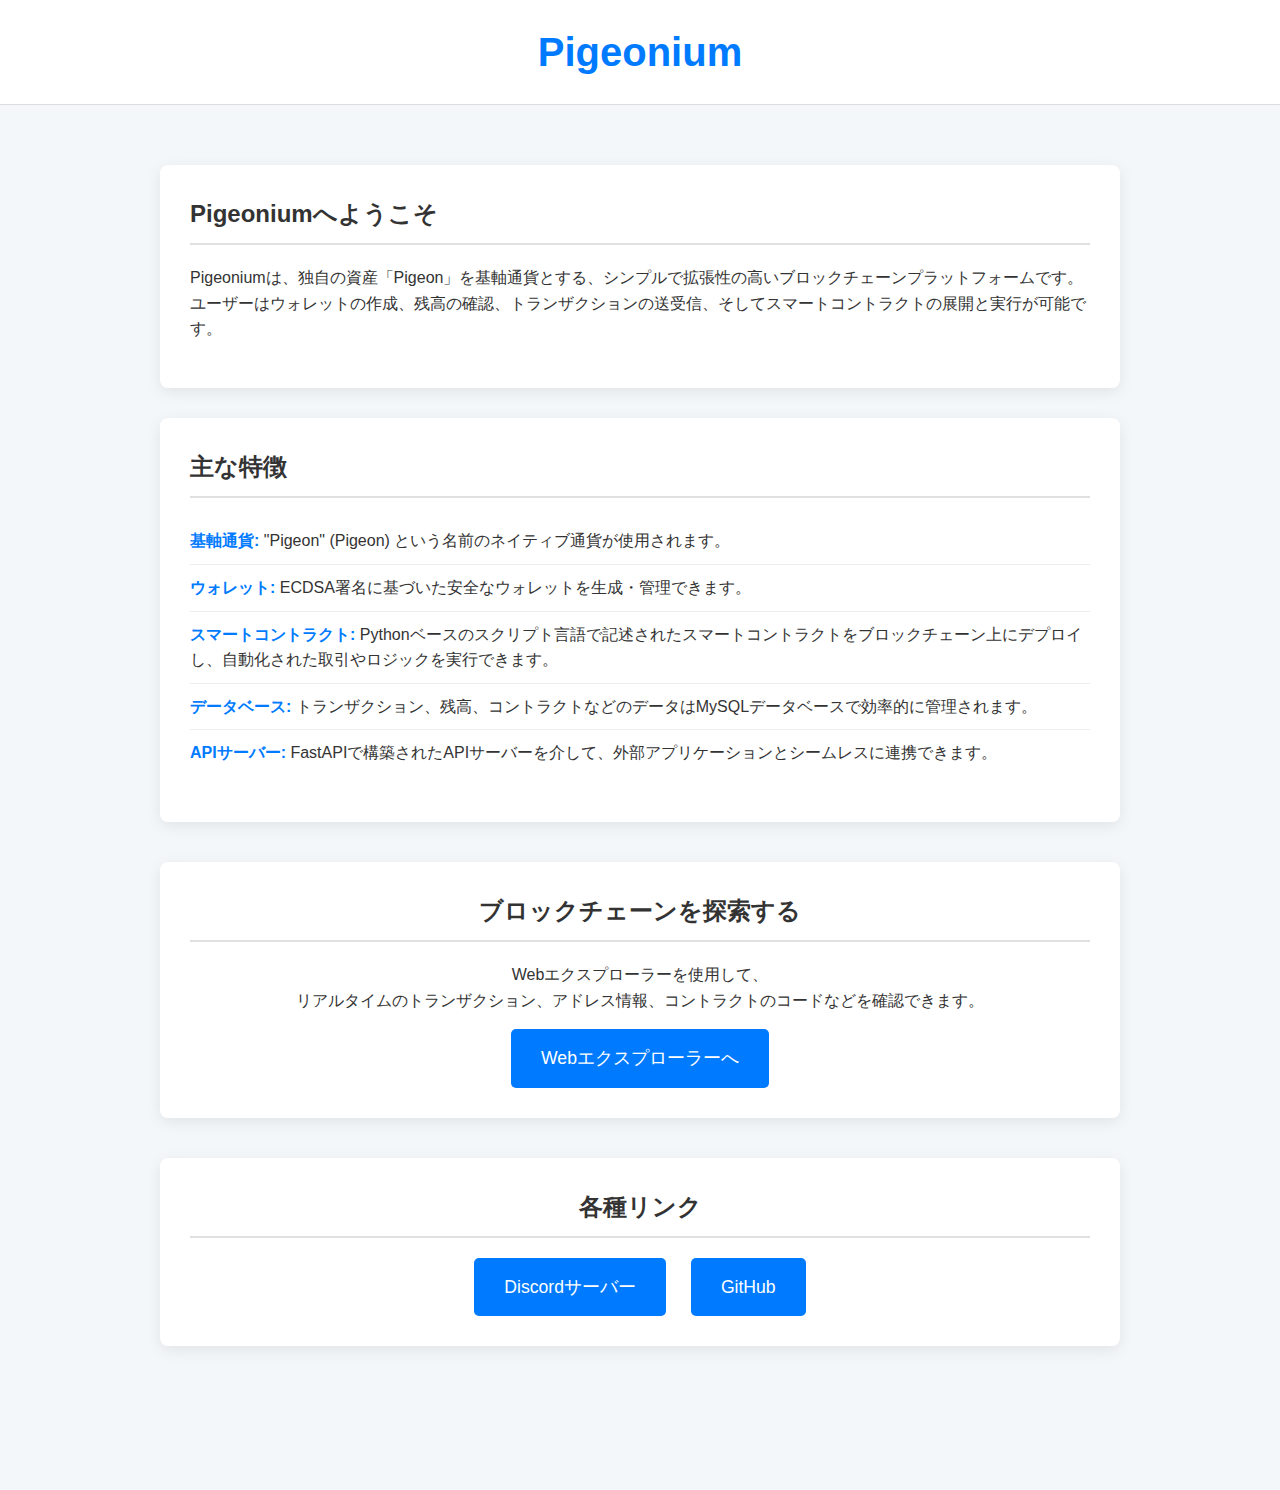
<file: web_explorer/index.html>
<!DOCTYPE html>
<html lang="ja">
<head>
    <meta charset="UTF-8">
    <meta name="viewport" content="width=device-width, initial-scale=1.0">
    <title>Pigeonium Project</title>
    <style>
        body {
            font-family: -apple-system, BlinkMacSystemFont, "Segoe UI", Roboto, "Helvetica Neue", Arial, sans-serif;
            line-height: 1.6;
            margin: 0;
            padding: 0;
            background-color: #f4f7f9;
            color: #333;
        }
        .header {
            background-color: #fff;
            padding: 20px 40px;
            text-align: center;
            border-bottom: 1px solid #ddd;
        }
        .header h1 {
            margin: 0;
            font-size: 2.5em;
            color: #007bff;
        }
        .container {
            max-width: 960px;
            margin: 40px auto;
            padding: 20px;
        }
        .card {
            background-color: #fff;
            border-radius: 8px;
            box-shadow: 0 4px 15px rgba(0,0,0,0.08);
            padding: 30px;
            margin-bottom: 30px;
        }
        h2 {
            border-bottom: 2px solid #e0e0e0;
            padding-bottom: 10px;
            margin-top: 0;
            color: #333;
        }
        .feature-list {
            list-style: none;
            padding: 0;
        }
        .feature-list li {
            padding: 10px 0;
            border-bottom: 1px solid #eee;
        }
        .feature-list li:last-child {
            border-bottom: none;
        }
        .feature-list strong {
            color: #007bff;
        }
        .button-container {
            text-align: center;
            margin-top: 40px;
        }
        .button {
            display: inline-block;
            padding: 15px 30px;
            font-size: 1.1em;
            color: #fff;
            background-color: #007bff;
            border: none;
            border-radius: 5px;
            text-decoration: none;
            transition: background-color 0.3s;
        }
        .button:hover {
            background-color: #0056b3;
        }
        .footer {
            text-align: center;
            padding: 20px;
            font-size: 0.9em;
            color: #666;
        }
    </style>
</head>
<body>
    <header class="header">
        <h1>Pigeonium</h1>
    </header>

    <div class="container">
        <div class="card">
            <h2>Pigeoniumへようこそ</h2>
            <p>
                Pigeoniumは、独自の資産「Pigeon」を基軸通貨とする、シンプルで拡張性の高いブロックチェーンプラットフォームです。<br>
                ユーザーはウォレットの作成、残高の確認、トランザクションの送受信、そしてスマートコントラクトの展開と実行が可能です。
            </p>
        </div>

        <div class="card">
            <h2>主な特徴</h2>
            <ul class="feature-list">
                <li><strong>基軸通貨:</strong> "Pigeon" (Pigeon) という名前のネイティブ通貨が使用されます。</li>
                <li><strong>ウォレット:</strong> ECDSA署名に基づいた安全なウォレットを生成・管理できます。</li>
                <li><strong>スマートコントラクト:</strong> Pythonベースのスクリプト言語で記述されたスマートコントラクトをブロックチェーン上にデプロイし、自動化された取引やロジックを実行できます。</li>
                <li><strong>データベース:</strong> トランザクション、残高、コントラクトなどのデータはMySQLデータベースで効率的に管理されます。</li>
                <li><strong>APIサーバー:</strong> FastAPIで構築されたAPIサーバーを介して、外部アプリケーションとシームレスに連携できます。</li>
            </ul>
        </div>
        
        <div class="card button-container">
            <h2>ブロックチェーンを探索する</h2>
            <p>Webエクスプローラーを使用して、<br>リアルタイムのトランザクション、アドレス情報、コントラクトのコードなどを確認できます。</p>
            <a href="explorer.html" class="button">Webエクスプローラーへ</a>
        </div>
        <div class="card button-container">
            <h2>各種リンク</h2>
            <a href="https://discord.gg/tBtMQYEYTb" target="_blank" class="button">Discordサーバー</a> &emsp;
            <a href="https://github.com/pigeonium/" target="_blank" class="button">GitHub</a>
        </div>
    </div>

    <footer class="footer">
        <p></p>
    </footer>

</body>
</html>
</file>
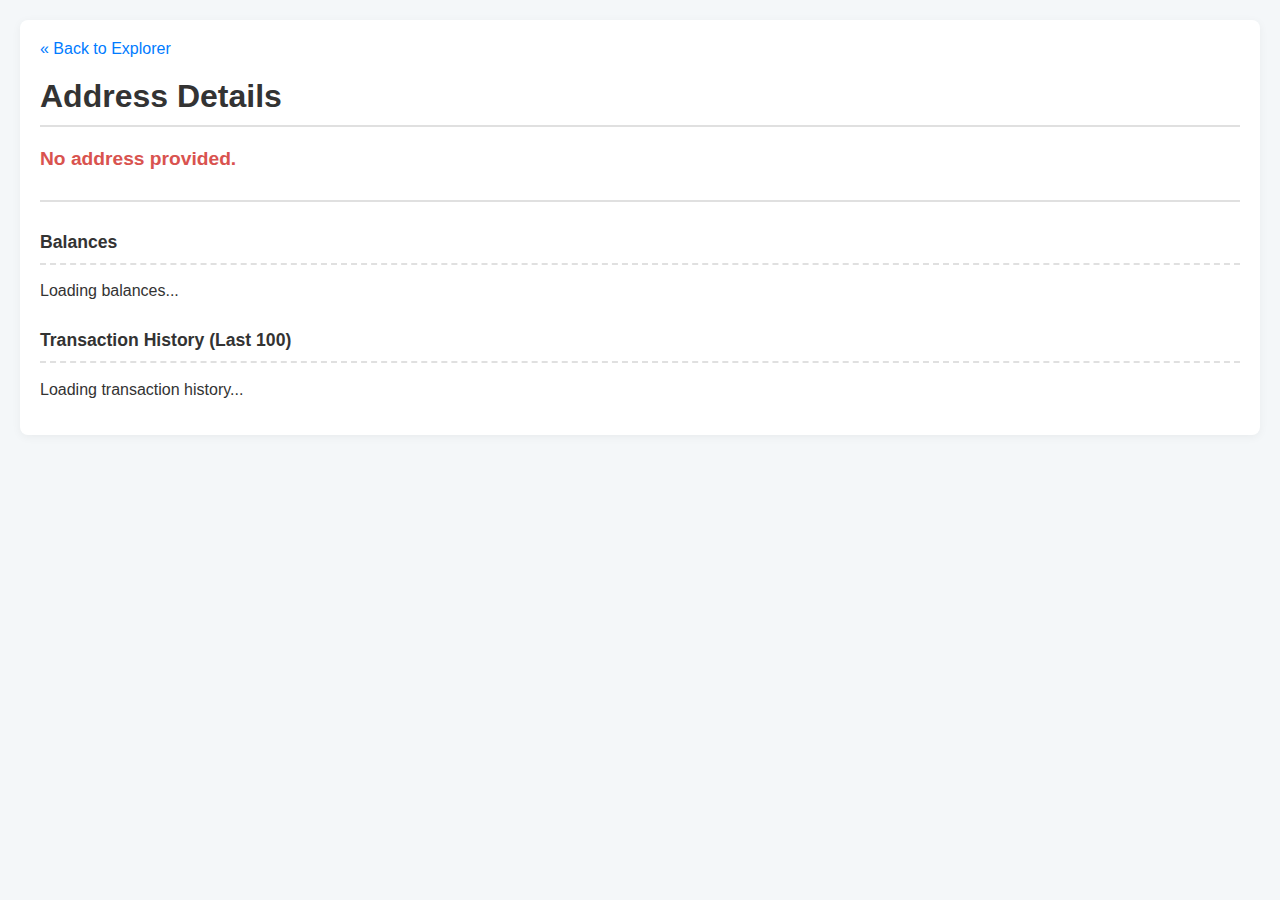
<file: web_explorer/address.html>
<!DOCTYPE html>
<html lang="ja">
<head>
    <meta charset="UTF-8">
    <meta name="viewport" content="width=device-width, initial-scale=1.0">
    <title>Address Details - Pigeonium Explorer</title>
    <link rel="stylesheet" href="univ.css">
</head>
<body>
    <div class="container">
        <a href="explorer.html" class="back-link">&laquo; Back to Explorer</a>
        <h1>Address Details</h1>
        <h2 id="address-header"></h2>
        <h3>Balances</h3>
        <div id="balances-container"><p>Loading balances...</p></div>
        <h3>Transaction History (Last 100)</h3>
        <div id="tx-history-container"><p>Loading transaction history...</p></div>
    </div>

<script src="univ.js"></script>
<script>
    let currencyCache = {};

    async function fetchAndCacheCurrenciesByIds(currencyIds) {
        const unknownCurrencyIds = [...new Set(currencyIds)].filter(id => !currencyCache[id]);
        if (unknownCurrencyIds.length === 0) return;

        await Promise.all(unknownCurrencyIds.map(async (id) => {
            try {
                const response = await fetch(`${API_BASE_URL}/currency/${id}`);
                currencyCache[id] = response.ok ? await response.json() : { symbol: 'N/A' };
            } catch (e) { currencyCache[id] = { symbol: 'ERR' }; }
        }));
    }

    function displayBalances(balancesData) {
        const container = document.getElementById('balances-container');
        const balances = Object.entries(balancesData);

        if (balances.length === 0) {
            container.innerHTML = '<p>No balances found for this address.</p>';
            return;
        }
       let tableHTML = `<table><thead><tr><th>Currency</th><th>Amount</th></tr></thead><tbody>`;
        for (const [currencyId, amount] of balances) {
            const currency = currencyCache[currencyId] || { symbol: '???' };
            const currencyLink = `<a href="currency.html?id=${currencyId}">${currency.symbol}</a>`;
            tableHTML += `<tr>
                <td><strong>${currencyLink}</strong></td>
                <td>${formatAmount(amount)}</td>
            </tr>`;
        }
        container.innerHTML = tableHTML + '</tbody></table>';
    }

    function displayTransactions(transactionsData, address) {
        const container = document.getElementById('tx-history-container');
        if (transactionsData.length === 0) {
            container.innerHTML = '<p>No transaction history found for this address.</p>';
            return;
        }
        let tableHTML = `<table><thead><tr><th>Index</th><th>Timestamp</th><th>Source</th><th>Destination</th><th>Amount</th></tr></thead><tbody>`;
        transactionsData.forEach(tx => {
            const currency = currencyCache[tx.currencyId] || { symbol: '???' };
            const currencyLink = `<a href="currency.html?id=${tx.currencyId}">${currency.symbol}</a>`;
            let source_txt = `<td class="monospace"><a href="address.html?addr=${tx.source}">${shortenHex(tx.source)}</a></td>`;
            let dest_txt = `<td class="monospace"><a href="address.html?addr=${tx.dest}">${shortenHex(tx.dest)}</a></td>`;
            if (tx.source == address) {
                source_txt = `<td class="monospace">${shortenHex(tx.source)}</td>`;
            } else if (tx.dest == address) {
                dest_txt = `<td class="monospace">${shortenHex(tx.dest)}</td>`;
            }
            tableHTML += `<tr>
                <td><a href="transaction.html?id=${tx.indexId}">${tx.indexId}</a></td>
                <td>${new Date(tx.timestamp * 1000).toLocaleString()}</td>
                ${source_txt}
                ${dest_txt}
                <td>${formatAmount(tx.amount)} ${currencyLink}</td>
            </tr>`
        });
        container.innerHTML = tableHTML + '</tbody></table>';
    }

    async function fetchAddressDetails(address) {
    document.getElementById('address-header').textContent = address;

    try {
        const netResponse = await fetch(API_BASE_URL);
        if (!netResponse.ok) throw new Error('Could not fetch network info.');
        const netData = await netResponse.json();
        networkDecimals = netData.decimals;
        currencyCache[netData.baseCurrency.currencyId] = netData.baseCurrency;

        const [balancesResponse, txsResponse, isContractResponse] = await Promise.all([
            fetch(`${API_BASE_URL}/balances/${address}`),
            fetch(`${API_BASE_URL}/transactions?address=${address}&sort_by=indexId&sort_order=DESC&limit=100`),
            fetch(`${API_BASE_URL}/is_contract/${address}`)
        ]);

        if (isContractResponse.ok) {
            const isContractData = await isContractResponse.json();
            if (isContractData.isContract) {
                const contractSection = document.createElement('div');
                contractSection.innerHTML = `
                    <h3>Contract</h3>
                    <p>This address is a contract. <a href="contract.html?addr=${address}">View Code</a></p>
                `;
                document.getElementById('address-header').after(contractSection);
            }
        }

        if (!balancesResponse.ok) throw new Error('Failed to fetch balances.');
        const balancesData = await balancesResponse.json();
        await fetchAndCacheCurrenciesByIds(Object.keys(balancesData));
        displayBalances(balancesData);

        if (!txsResponse.ok) throw new Error('Failed to fetch transaction history.');
        const txsData = await txsResponse.json();
        await fetchAndCacheCurrenciesByIds(txsData.map(tx => tx.currencyId));
        displayTransactions(txsData, address);

    } catch (error) {
        document.getElementById('balances-container').innerHTML = `<p class="error-message">Error: ${error.message}</p>`;
        document.getElementById('tx-history-container').innerHTML = '';
    }
}

    document.addEventListener('DOMContentLoaded', () => {
        const address = new URLSearchParams(window.location.search).get('addr');
        if (address) {
            fetchAddressDetails(address);
        } else {
            document.getElementById('address-header').innerHTML = '<p class="error-message">No address provided.</p>';
        }
    });
</script>
</body>
</html>
</file>
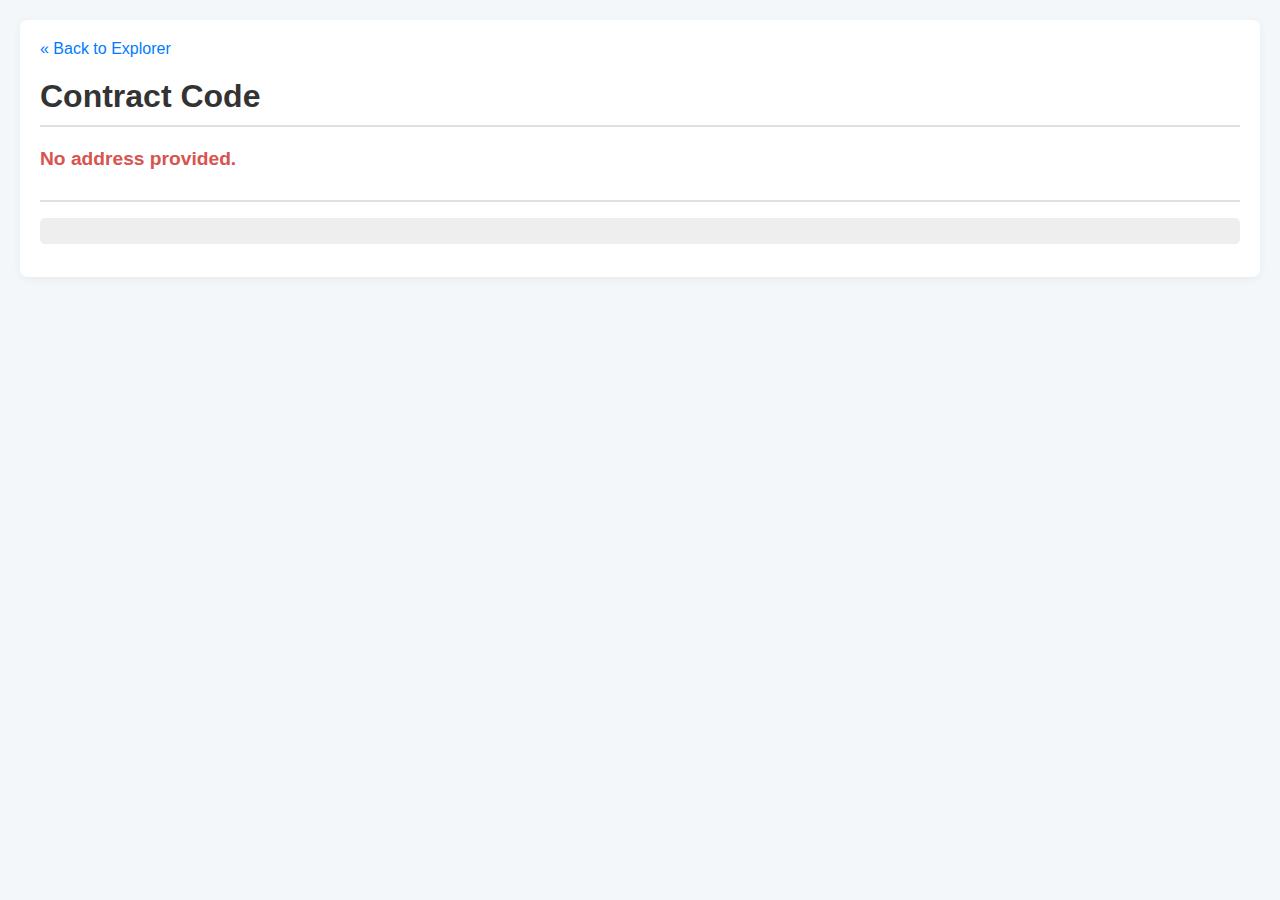
<file: web_explorer/contract.html>
<!DOCTYPE html>
<html lang="ja">
<head>
    <meta charset="UTF-8">
    <meta name="viewport" content="width=device-width, initial-scale=1.0">
    <title>Contract Code - Pigeonium Explorer</title>
    <link rel="stylesheet" href="univ.css">
</head>
<body>
    <div class="container">
        <a href="explorer.html" class="back-link">&laquo; Back to Explorer</a>
        <h1>Contract Code</h1>
        <h2 id="contract-address"></h2>
        <pre><code id="contract-code">Loading contract code...</code></pre>
    </div>

<script src="univ.js"></script>
<script>
    async function fetchContractCode(address) {
        document.getElementById('contract-address').textContent = address;
        const codeElement = document.getElementById('contract-code');

        try {
            const response = await fetch(`${API_BASE_URL}/script/${address}`);
            if (!response.ok) {
                throw new Error('Failed to fetch contract script.');
            }
            const data = await response.json();
            if (data.script) {
                codeElement.textContent = data.script;
            } else {
                codeElement.textContent = 'No script found for this contract.';
            }
        } catch (error) {
            codeElement.innerHTML = `<span class="error-message">Error: ${error.message}</span>`;
        }
    }

    document.addEventListener('DOMContentLoaded', () => {
        const address = new URLSearchParams(window.location.search).get('addr');
        if (address) {
            fetchContractCode(address);
        } else {
            document.getElementById('contract-address').innerHTML = '<p class="error-message">No address provided.</p>';
            document.getElementById('contract-code').textContent = '';
        }
    });
</script>
</body>
</html>
</file>
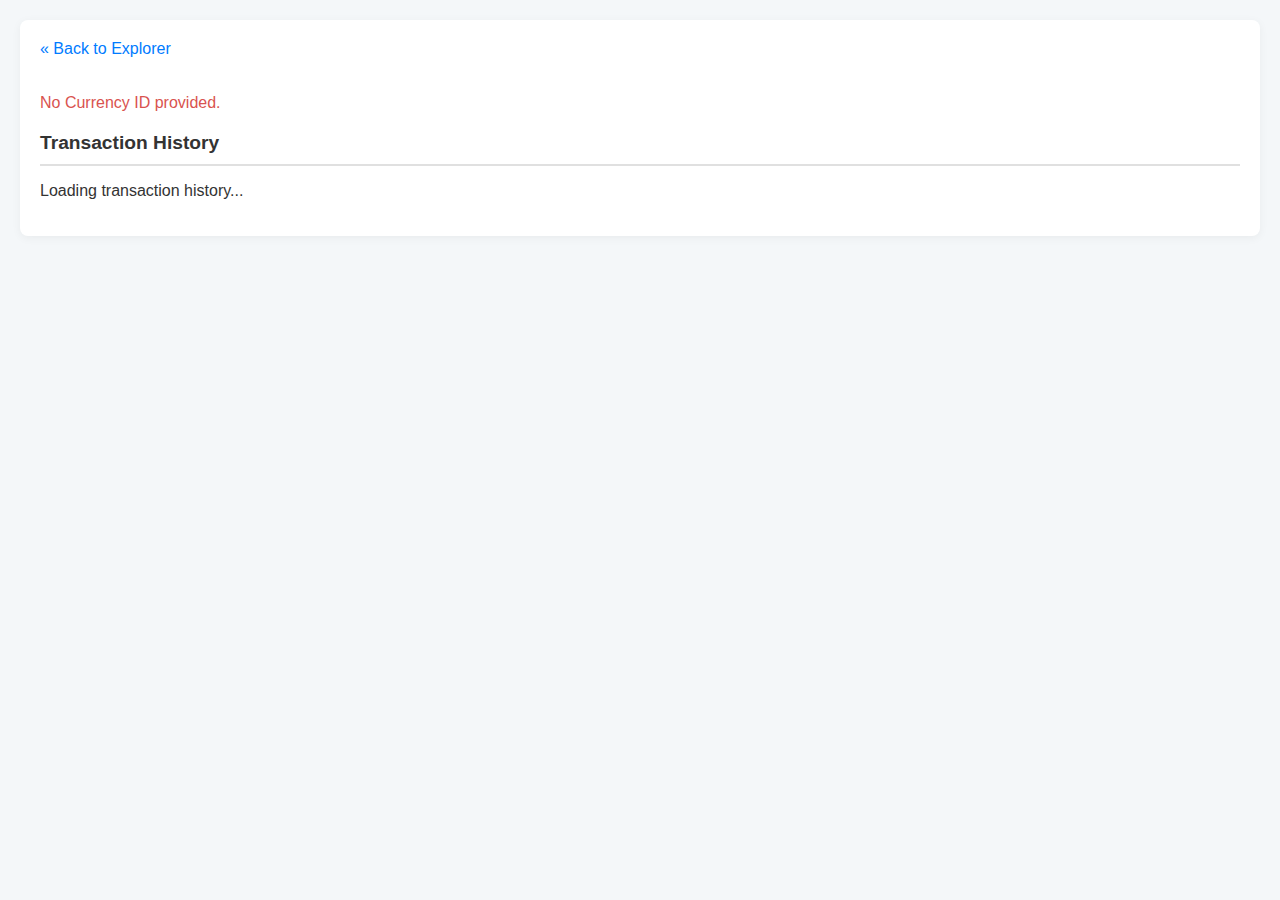
<file: web_explorer/currency.html>
<!DOCTYPE html>
<html lang="ja">
<head>
    <meta charset="UTF-8">
    <meta name="viewport" content="width=device-width, initial-scale=1.0">
    <title>Currency Details - Pigeonium Explorer</title>
    <link rel="stylesheet" href="univ.css">
</head>
<body>
    <div class="container">
        <a href="explorer.html" class="back-link">&laquo; Back to Explorer</a>
        <div id="currency-details-container"><p>Loading...</p></div>
        <h2>Transaction History</h2>
        <div id="tx-history-container"><p>Loading transaction history...</p></div>
    </div>

<script src="univ.js"></script>
<script>
    async function fetchCurrencyDetails(currencyId) {
        const detailsContainer = document.getElementById('currency-details-container');
        const txContainer = document.getElementById('tx-history-container');

        try {
            // Fetch network info to get decimals
            const netResponse = await fetch(API_BASE_URL);
            if (!netResponse.ok) throw new Error('Could not fetch network info.');
            const netData = await netResponse.json();
            networkDecimals = netData.decimals;

            // Fetch currency info
            const currencyResponse = await fetch(`${API_BASE_URL}/currency/${currencyId}`);
            if (!currencyResponse.ok) throw new Error('Currency not found');
            const currency = await currencyResponse.json();

            const issuerLink = `<a href="address.html?addr=${currency.issuer}">${currency.issuer}</a>`;

            detailsContainer.innerHTML = `
                <h1>${currency.name} (${currency.symbol})</h1>
                <dl class="detail-list">
                    <dt>Currency ID</dt><dd class="monospace">${currency.currencyId}</dd>
                    <dt>Name</dt><dd>${currency.name}</dd>
                    <dt>Symbol</dt><dd>${currency.symbol}</dd>
                    <dt>Issuer</dt><dd class="monospace">${issuerLink}</dd>
                    <dt>Total Supply</dt><dd>${formatAmount(currency.supply)} ${currency.symbol}</dd>
                </dl>
            `;

            // Fetch transactions for this currency
            const txsResponse = await fetch(`${API_BASE_URL}/transactions?currencyId=${currencyId}&sort_by=indexId&sort_order=DESC&limit=100`);
            if (!txsResponse.ok) throw new Error('Failed to fetch transaction history.');
            const txsData = await txsResponse.json();
            displayTransactions(txsData, currency);

        } catch (error) {
            detailsContainer.innerHTML = `<p class="error-message">Error: ${error.message}</p>`;
            txContainer.innerHTML = '';
        }
    }

    function displayTransactions(transactionsData, currency) {
        const container = document.getElementById('tx-history-container');
        if (transactionsData.length === 0) {
            container.innerHTML = '<p>No transaction history found for this currency.</p>';
            return;
        }
        let tableHTML = `<table><thead><tr><th>Index</th><th>Timestamp</th><th>Source</th><th>Destination</th><th>Amount</th></tr></thead><tbody>`;
        transactionsData.forEach(tx => {
            const sourceLink = `<a href="address.html?addr=${tx.source}">${shortenHex(tx.source)}</a>`;
            const destLink = `<a href="address.html?addr=${tx.dest}">${shortenHex(tx.dest)}</a>`;
            tableHTML += `<tr>
                <td><a href="transaction.html?id=${tx.indexId}">${tx.indexId}</a></td>
                <td>${new Date(tx.timestamp * 1000).toLocaleString()}</td>
                <td class="monospace">${sourceLink}</td>
                <td class="monospace">${destLink}</td>
                <td>${formatAmount(tx.amount)} ${currency.symbol}</td>
            </tr>`
        });
        container.innerHTML = tableHTML + '</tbody></table>';
    }


    document.addEventListener('DOMContentLoaded', () => {
        const currencyId = new URLSearchParams(window.location.search).get('id');
        if (currencyId) {
            fetchCurrencyDetails(currencyId);
        } else {
            document.getElementById('currency-details-container').innerHTML = '<p class="error-message">No Currency ID provided.</p>';
        }
    });
</script>
</body>
</html>
</file>
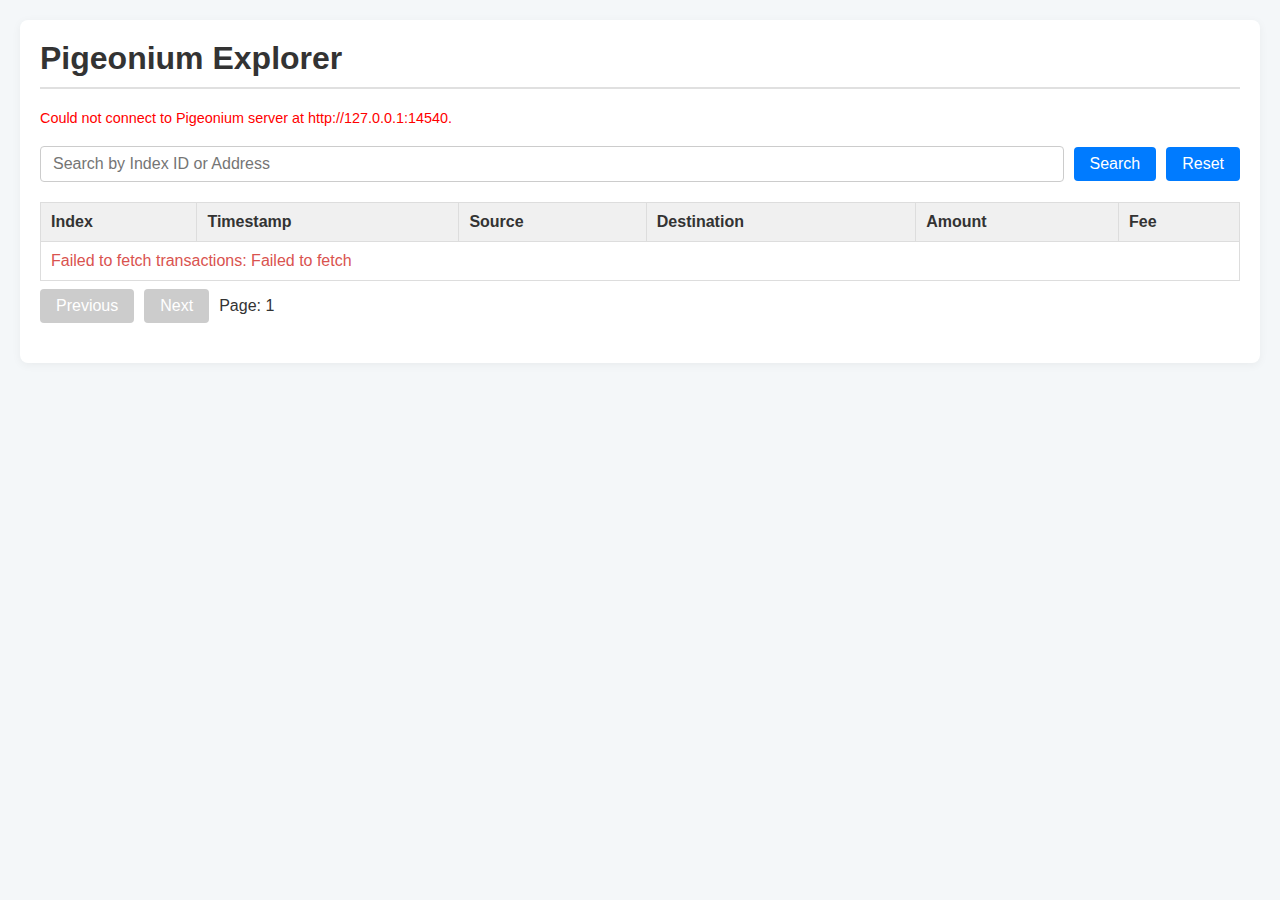
<file: web_explorer/explorer.html>
<!DOCTYPE html>
<html lang="ja">
<head>
    <meta charset="UTF-8">
    <meta name="viewport" content="width=device-width, initial-scale=1.0">
    <title>Pigeonium Explorer</title>
    <link rel="stylesheet" href="univ.css">
</head>
<body>
    <div class="container">
        <h1>Pigeonium Explorer</h1>
        <div id="network-info">Connecting...</div>

        <div class="search-area">
            <input type="text" id="searchInput" placeholder="Search by Index ID or Address">
            <button id="searchButton">Search</button>
            <button id="resetButton">Reset</button>
        </div>

        <table>
            <thead>
                <tr>
                    <th>Index</th>
                    <th>Timestamp</th>
                    <th>Source</th>
                    <th>Destination</th>
                    <th>Amount</th>
                    <th>Fee</th>
                </tr>
            </thead>
            <tbody id="tx-table-body"></tbody>
        </table>

        <div class="navigation">
            <button id="prevButton" disabled>Previous</button>
            <button id="nextButton">Next</button>
            <span id="pageInfo">Page: 1</span>
        </div>
    </div>

<script src="univ.js"></script>
<script>
    const LIMIT = 20;
    let currentPage = 1;
    let currentSearchQuery = null;
    let currencyCache = {};

    const searchInput = document.getElementById('searchInput');
    const tableBody = document.getElementById('tx-table-body');
    const networkInfoElem = document.getElementById('network-info');
    const prevButton = document.getElementById('prevButton');
    const nextButton = document.getElementById('nextButton');
    const pageInfo = document.getElementById('pageInfo');

    async function fetchAndCacheCurrencies(transactions) {
        const unknownCurrencyIds = [...new Set(transactions.map(tx => tx.currencyId))].filter(id => !currencyCache[id]);
        if (unknownCurrencyIds.length === 0) return;

        await Promise.all(unknownCurrencyIds.map(async (id) => {
            try {
                const response = await fetch(`${API_BASE_URL}/currency/${id}`);
                if (response.ok) {
                    currencyCache[id] = await response.json();
                } else {
                    currencyCache[id] = { symbol: 'N/A' };
                }
            } catch (e) {
                currencyCache[id] = { symbol: 'ERR' };
            }
        }));
    }

    function displayTransactions(transactions) {
        tableBody.innerHTML = '';
        if (transactions.length === 0) {
            tableBody.innerHTML = `<tr><td colspan="6" style="text-align:center;">No transactions found.</td></tr>`;
            return;
        }

        transactions.forEach(tx => {
            const timestamp = new Date(tx.timestamp * 1000).toLocaleString();
            const sourceLink = `<a href="address.html?addr=${tx.source}">${shortenHex(tx.source)}</a>`;
            const destLink = `<a href="address.html?addr=${tx.dest}">${shortenHex(tx.dest)}</a>`;
            const currency = currencyCache[tx.currencyId] || { symbol: '???' };
            const currencyLink = `<a href="currency.html?id=${tx.currencyId}">${currency.symbol}</a>`;

            const row = `
                <tr>
                    <td><a href="transaction.html?id=${tx.indexId}">${tx.indexId}</a></td>
                    <td>${timestamp}</td>
                    <td class="monospace">${sourceLink}</td>
                    <td class="monospace">${destLink}</td>
                    <td>${formatAmount(tx.amount)} ${currencyLink}</td>
                    <td>${formatAmount(tx.feeAmount)}</td>
                </tr>
            `;
            tableBody.innerHTML += row;
        });
    }

    async function fetchAndDisplay(page = 1) {
        currentPage = page;
        pageInfo.textContent = `Page: ${currentPage}`;
        prevButton.disabled = (currentPage === 1);

        const offset = (currentPage - 1) * LIMIT;
        let url = `${API_BASE_URL}/transactions?sort_by=indexId&sort_order=DESC&limit=${LIMIT}&offset=${offset}`;

        if (currentSearchQuery) {
            url = /^\d+$/.test(currentSearchQuery)
                ? `${API_BASE_URL}/transaction/${currentSearchQuery}`
                : `${API_BASE_URL}/transactions?address=${currentSearchQuery}&sort_by=indexId&sort_order=DESC&limit=${LIMIT}&offset=${offset}`;
        }
        
        tableBody.innerHTML = `<tr><td colspan="6" style="text-align:center;">Loading...</td></tr>`;

        try {
            const response = await fetch(url);
            if (!response.ok) {
                const errorData = await response.json();
                throw new Error(errorData.message || `Request failed: ${response.status}`);
            }
            const data = await response.json();
            const transactions = Array.isArray(data) ? data : (data.indexId !== undefined ? [data] : []);

            if (transactions.length > 0) {
                await fetchAndCacheCurrencies(transactions);
            }

            displayTransactions(transactions);
            nextButton.disabled = (transactions.length < LIMIT || !Array.isArray(data));
        } catch (error) {
            tableBody.innerHTML = `<tr><td colspan="6"><div class="error-message">Failed to fetch transactions: ${error.message}</div></td></tr>`;
            nextButton.disabled = true;
        }
    }

    async function fetchNetworkInfo() {
        try {
            const response = await fetch(API_BASE_URL);
            if (!response.ok) throw new Error('Network response was not ok.');
            const data = await response.json();
            networkDecimals = data.decimals;
            currencyCache[data.baseCurrency.currencyId] = data.baseCurrency; // Cache base currency
            networkInfoElem.textContent = `Network: ${data.networkName} (ID: ${data.networkId}) | Decimals: ${data.decimals}`;
        } catch (error) {
            networkInfoElem.innerHTML = `<span style="color:red;">Could not connect to Pigeonium server at ${API_BASE_URL}.</span>`;
            tableBody.innerHTML = `<tr><td colspan="6"><div class="error-message">Could not connect to the server.</div></td></tr>`;
        }
    }
    
    document.addEventListener('DOMContentLoaded', () => {
        fetchNetworkInfo().then(() => fetchAndDisplay(1));
        
        prevButton.addEventListener('click', () => { if (currentPage > 1) fetchAndDisplay(currentPage - 1); });
        nextButton.addEventListener('click', () => fetchAndDisplay(currentPage + 1));
        document.getElementById('searchButton').addEventListener('click', () => {
            currentSearchQuery = searchInput.value.trim();
            if (currentSearchQuery) fetchAndDisplay(1);
        });
        searchInput.addEventListener('keyup', (event) => { if (event.key === 'Enter') document.getElementById('searchButton').click(); });
        document.getElementById('resetButton').addEventListener('click', () => {
            currentSearchQuery = null;
            searchInput.value = '';
            fetchAndDisplay(1);
        });
    });
</script>
</body>
</html>
</file>
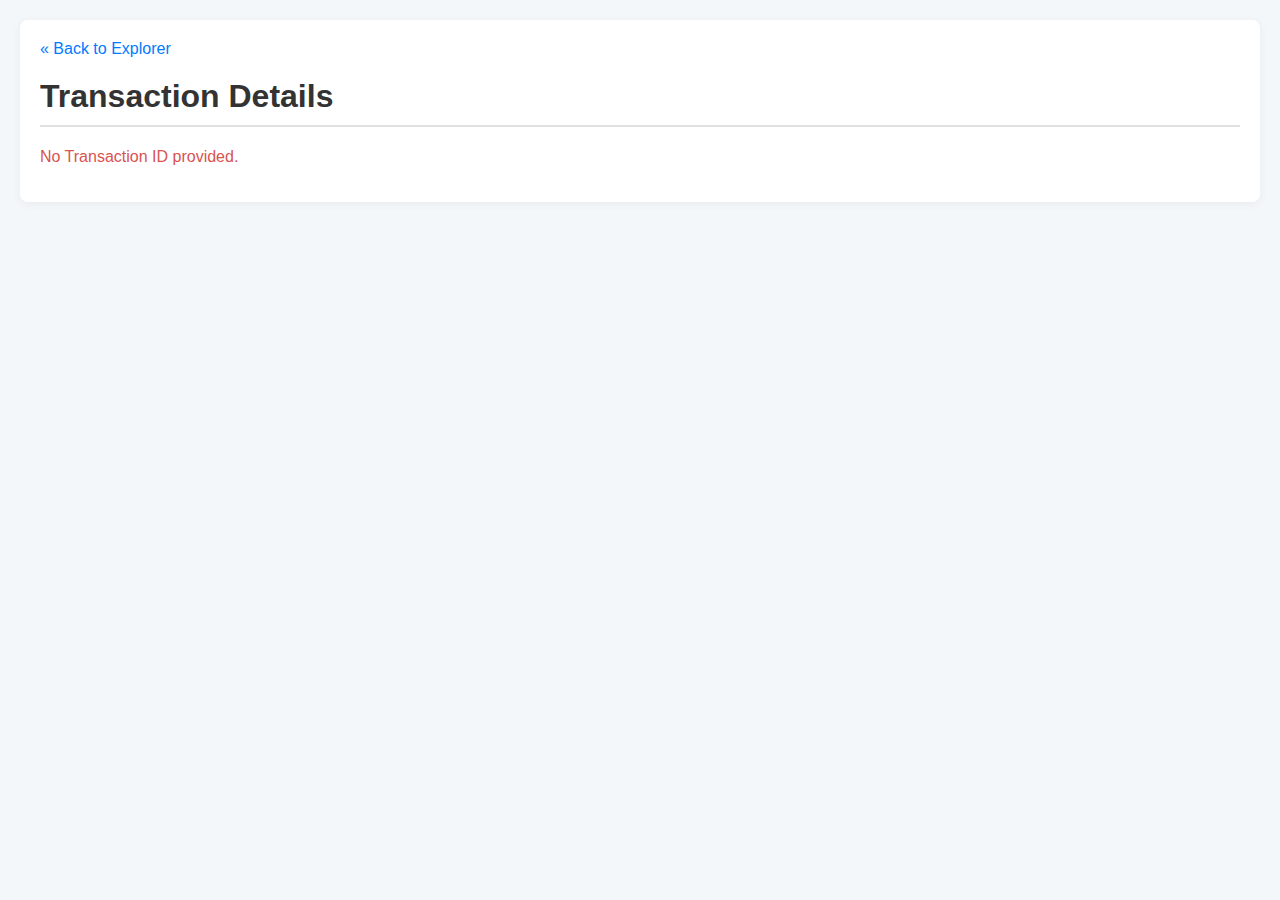
<file: web_explorer/transaction.html>
<!DOCTYPE html>
<html lang="ja">
<head>
    <meta charset="UTF-8">
    <meta name="viewport" content="width=device-width, initial-scale=1.0">
    <title>Transaction Details - Pigeonium Explorer</title>
    <link rel="stylesheet" href="univ.css">
</head>
<body>
    <div class="container">
        <a href="explorer.html" class="back-link">&laquo; Back to Explorer</a>
        <h1>Transaction Details</h1>
        <div id="tx-details-container"><p>Loading...</p></div>
    </div>

<script src="univ.js"></script>
<script>
    async function fetchTransactionDetails(txId) {
        const container = document.getElementById('tx-details-container');
        try {
            const netResponse = await fetch(API_BASE_URL);
            if (!netResponse.ok) throw new Error('Could not fetch network info.');
            const netData = await netResponse.json();
            networkDecimals = netData.decimals;

            const txResponse = await fetch(`${API_BASE_URL}/transaction/${txId}`);
            if (!txResponse.ok) throw new Error('Transaction not found');
            const tx = await txResponse.json();

            // 通貨情報を取得
            let currency = { name: 'Unknown', symbol: '???' };
            try {
                const currencyResponse = await fetch(`${API_BASE_URL}/currency/${tx.currencyId}`);
                if (currencyResponse.ok) {
                    currency = await currencyResponse.json();
                }
            } catch (e) { /* ignore, use default */ }
            
            const currencyInfoLink = `<a href="currency.html?id=${tx.currencyId}">${currency.name} (${currency.symbol})</a>`;
            const sourceLink = `<a href="address.html?addr=${tx.source}">${tx.source}</a>`;
            const destLink = `<a href="address.html?addr=${tx.dest}">${tx.dest}</a>`;

            container.innerHTML = `
                <dl class="detail-list">
                    <dt>Index ID</dt><dd>${tx.indexId}</dd>
                    <dt>Timestamp</dt><dd>${new Date(tx.timestamp * 1000).toLocaleString()} (${tx.timestamp})</dd>
                    <hr style="grid-column: 1 / -1; border: 0; border-top: 1px solid #eee; margin: 5px 0;" />
                    <dt>Source Address</dt><dd>${sourceLink}</dd>
                    <dt>Destination Address</dt><dd>${destLink}</dd>
                    <hr style="grid-column: 1 / -1; border: 0; border-top: 1px solid #eee; margin: 5px 0;" />
                    <dt>Amount</dt><dd>${formatAmount(tx.amount)} ${currency.symbol}</dd>
                    <dt>Fee Amount</dt><dd>${formatAmount(tx.feeAmount)}</dd>
                    <dt>Currency</dt><dd>${currencyInfoLink}<br>${tx.currencyId}</dd>
                    <hr style="grid-column: 1 / -1; border: 0; border-top: 1px solid #eee; margin: 5px 0;" />
                    <dt>Input Data</dt><dd>${tx.inputData || '(none)'}</dd>
                    <dt>Public Key</dt><dd>${tx.publicKey}</dd>
                    <dt>Signature</dt><dd>${tx.signature}</dd>
                    <dt>Admin Signature</dt><dd>${tx.adminSignature}</dd>
                </dl>
            `;
        } catch (error) {
            container.innerHTML = `<p class="error-message">Error: ${error.message}</p>`;
        }
    }

    document.addEventListener('DOMContentLoaded', () => {
        const txId = new URLSearchParams(window.location.search).get('id');
        if (txId) {
            fetchTransactionDetails(txId);
        } else {
            document.getElementById('tx-details-container').innerHTML = '<p class="error-message">No Transaction ID provided.</p>';
        }
    });
</script>
</body>
</html>
</file>
<file: web_explorer/univ.css>
body {
    font-family: -apple-system, BlinkMacSystemFont, "Segoe UI", Roboto, "Helvetica Neue", Arial, sans-serif;
    margin: 0;
    padding: 20px;
    background-color: #f4f7f9;
    color: #333;
}

.container {
    max-width: 1200px;
    margin: 0 auto;
    background-color: #fff;
    padding: 20px;
    border-radius: 8px;
    box-shadow: 0 2px 10px rgba(0, 0, 0, 0.05);
}

h1,
h2,
h3 {
    border-bottom: 2px solid #e0e0e0;
    padding-bottom: 10px;
    margin-top: 0;
}

h2 {
    font-size: 1.2em;
    word-break: break-all;
    margin-top: 20px;
}

h3 {
    font-size: 1.1em;
    margin-top: 30px;
    border-bottom-style: dashed;
}

table {
    width: 100%;
    border-collapse: collapse;
    margin-top: 10px;
    margin-bottom: 8px;
}

th,
td {
    border: 1px solid #ddd;
    padding: 10px;
    text-align: left;
    word-break: break-all;
}

th {
    background-color: #f0f0f0;
}

tr:nth-child(even) {
    background-color: #f9f9f9;
}

.monospace {
    font-family: "SFMono-Regular", Consolas, "Liberation Mono", Menlo, Courier, monospace;
    font-size: 0.85em;
}

.back-link {
    display: inline-block;
    margin-bottom: 20px;
}

a {
    color: #007bff;
    text-decoration: none;
}

a:hover {
    text-decoration: underline;
}

.error-message {
    color: #d9534f;
}

.detail-list {
    display: grid;
    grid-template-columns: 200px 1fr;
    gap: 10px 20px;
}

.detail-list dt {
    font-weight: bold;
    color: #555;
}

.detail-list dd {
    margin: 0;
    word-break: break-all;
    font-family: "SFMono-Regular", Consolas, "Liberation Mono", Menlo, Courier, monospace;
    font-size: 0.9em;
}

pre {
    background-color: #eee;
    padding: 1em;
    border-radius: 5px;
    white-space: pre-wrap;
    word-wrap: break-word;
}

code {
    font-family: "SFMono-Regular", Consolas, "Liberation Mono", Menlo, Courier, monospace;
}

.search-area,
.navigation {
    margin-bottom: 20px;
    display: flex;
    align-items: center;
    gap: 10px;
}

#searchInput {
    width: 100%;
    padding: 8px 12px;
    border: 1px solid #ccc;
    border-radius: 4px;
    font-size: 16px;
}

button {
    padding: 8px 16px;
    border: none;
    background-color: #007bff;
    color: white;
    border-radius: 4px;
    cursor: pointer;
    font-size: 16px;
}

button:hover {
    background-color: #0056b3;
}

button:disabled {
    background-color: #ccc;
    cursor: not-allowed;
}

#network-info {
    font-size: 0.9em;
    color: #666;
    margin-bottom: 20px;
}
</file>
